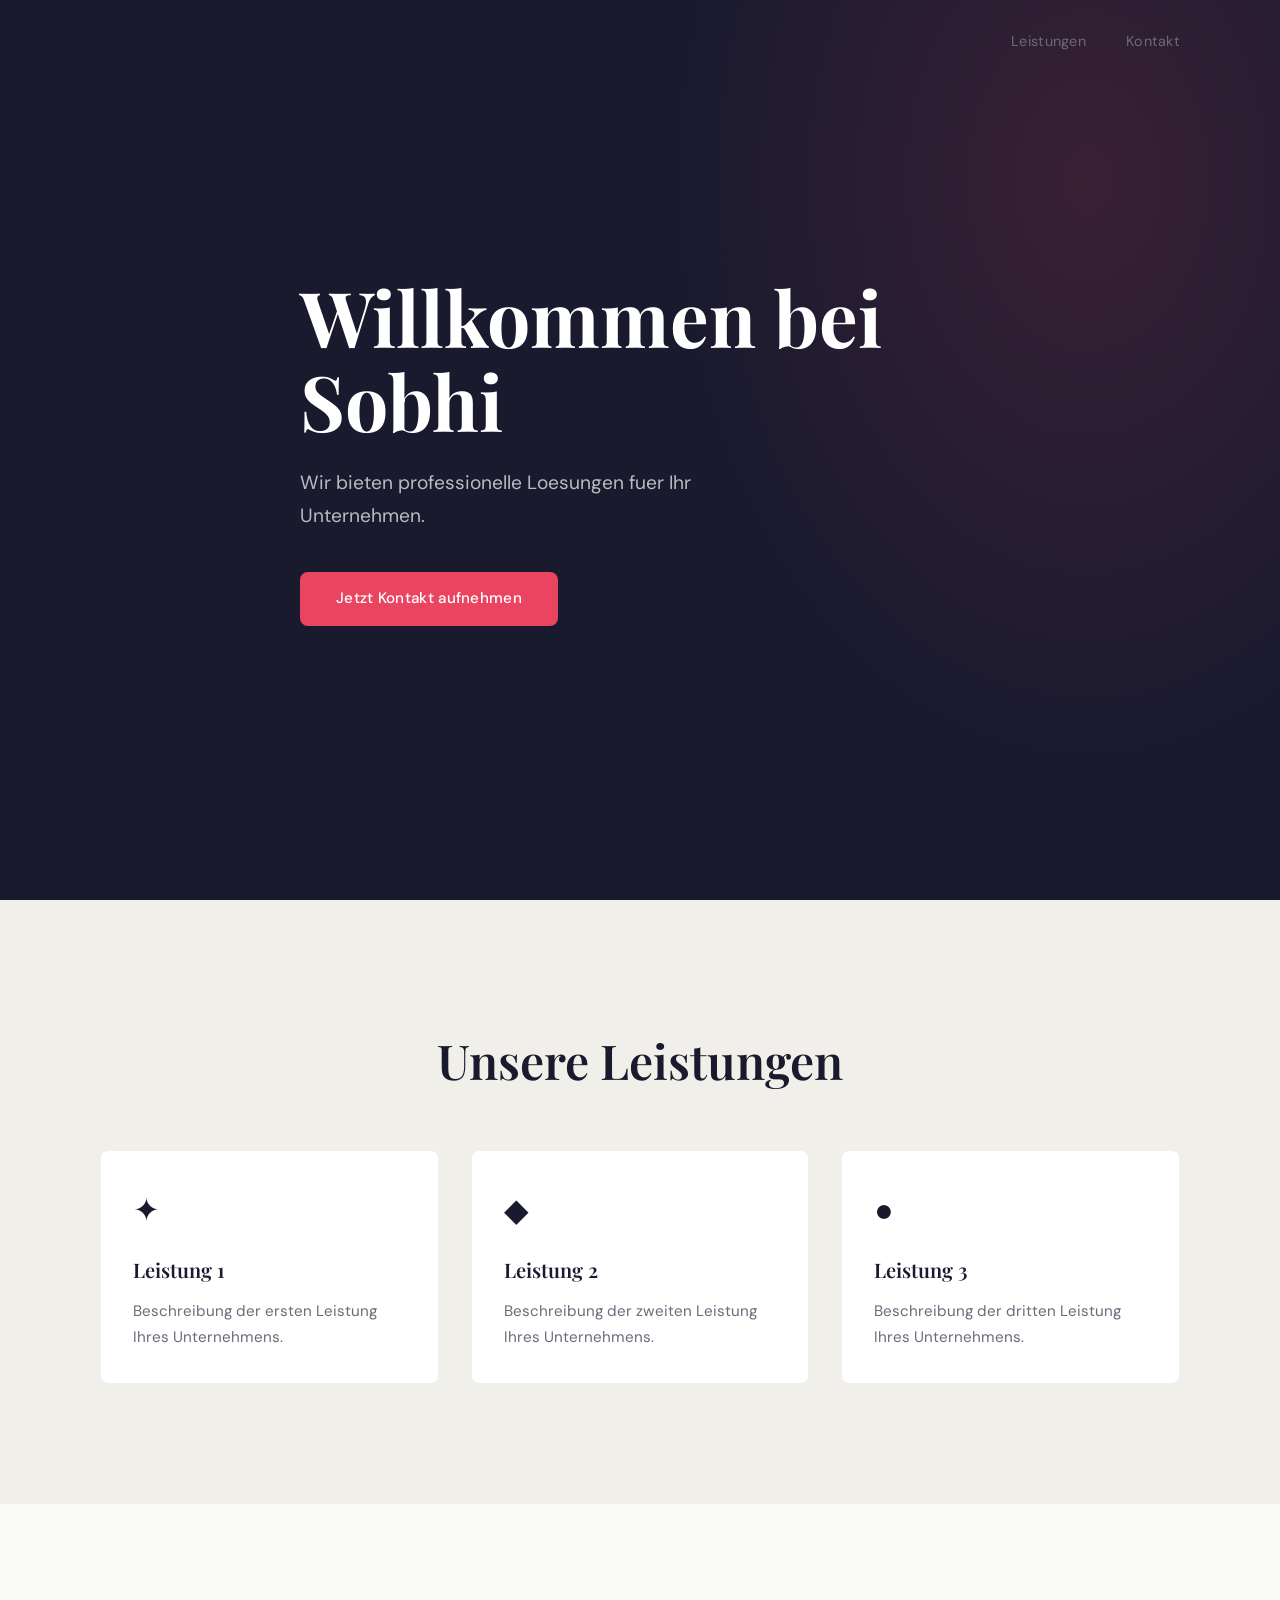
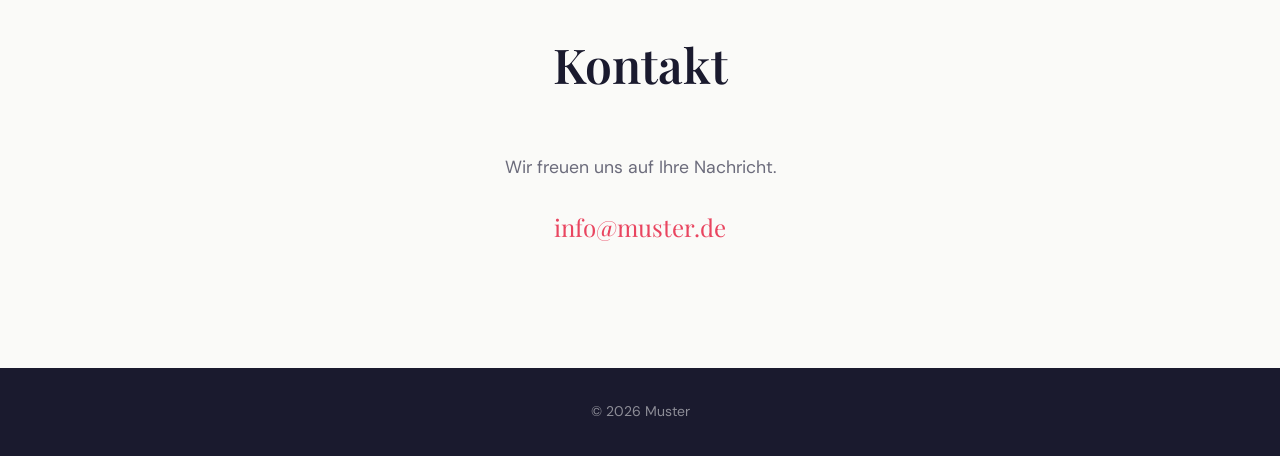
<file: index.html>
<!DOCTYPE html>
<html lang="de">
<head>
  <meta charset="UTF-8">
  <meta name="viewport" content="width=device-width, initial-scale=1.0">
  <title>Website</title>
  <meta name="description" content="">
  <link rel="preconnect" href="https://fonts.googleapis.com">
  <link href="https://fonts.googleapis.com/css2?family=Playfair+Display:wght@400;600;700&family=DM+Sans:wght@300;400;500&display=swap" rel="stylesheet">
  <link rel="stylesheet" href="css/style.css">
</head>
<body>
  <header class="header" id="header">
    <nav class="nav container">
      <div class="nav__logo" id="nav-logo"></div>
      <ul class="nav__links">
        <li><a href="#leistungen">Leistungen</a></li>
        <li><a href="#kontakt">Kontakt</a></li>
      </ul>
    </nav>
  </header>

  <main>
    <section class="hero">
      <div class="container">
        <div class="hero__content reveal">
          <h1 class="hero__title" id="hero-title"></h1>
          <p class="hero__subtitle" id="hero-subtitle"></p>
          <a href="#kontakt" class="btn btn--primary" id="hero-cta"></a>
        </div>
      </div>
    </section>

    <section class="leistungen" id="leistungen">
      <div class="container">
        <h2 class="section-title reveal" id="leistungen-title"></h2>
        <div class="grid grid--3" id="leistungen-grid"></div>
      </div>
    </section>

    <section class="kontakt" id="kontakt">
      <div class="container">
        <h2 class="section-title reveal" id="kontakt-title"></h2>
        <div class="kontakt__grid">
          <div class="kontakt__info reveal">
            <p id="kontakt-text"></p>
            <a id="kontakt-email" href="#" class="kontakt__email"></a>
          </div>
        </div>
      </div>
    </section>
  </main>

  <footer class="footer">
    <div class="container">
      <p>© <span id="year"></span> <span id="footer-title"></span></p>
    </div>
  </footer>

  <script src="js/main.js"></script>
</body>
</html>
</file>
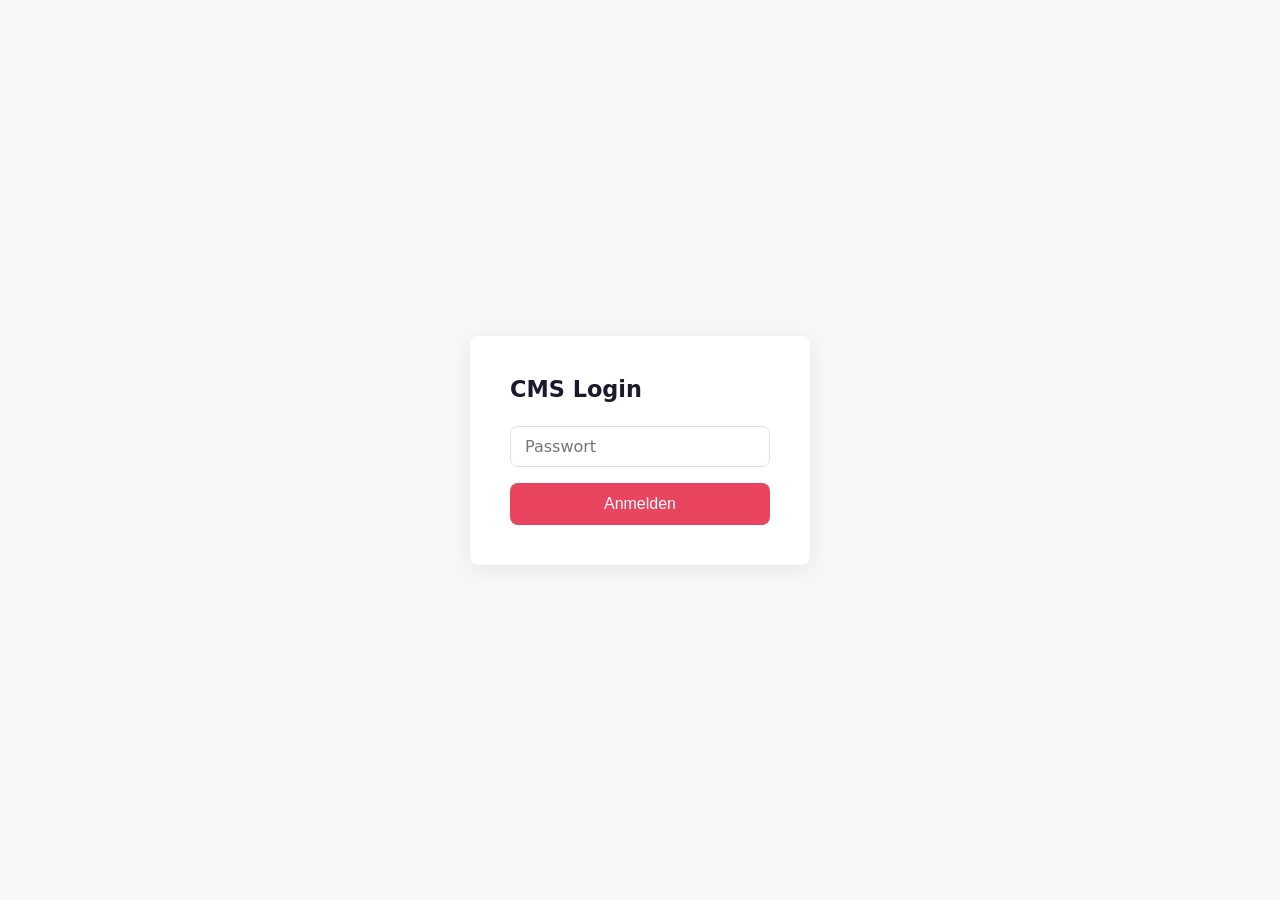
<file: admin/index.html>
<!DOCTYPE html>
<html lang="de">
<head>
  <meta charset="UTF-8">
  <meta name="viewport" content="width=device-width, initial-scale=1.0">
  <title>CMS</title>
  <style>
    :root { --accent: #e94560; --bg: #f8f8f6; --card: #ffffff; --text: #1a1a2e; --muted: #6b6b7b; --radius: 8px; }
    * { box-sizing: border-box; margin: 0; padding: 0; }
    body { font-family: system-ui, sans-serif; background: var(--bg); color: var(--text); }
    .login { min-height: 100vh; display: flex; align-items: center; justify-content: center; }
    .login__box { background: var(--card); padding: 2.5rem; border-radius: var(--radius); width: 340px; box-shadow: 0 4px 24px rgba(0,0,0,0.08); }
    .login__box h1 { font-size: 1.4rem; margin-bottom: 1.5rem; }
    input, textarea { width: 100%; padding: 10px 14px; border: 1px solid #e0e0e0; border-radius: var(--radius); font-size: 1rem; margin-bottom: 1rem; font-family: inherit; }
    textarea { resize: vertical; min-height: 80px; }
    button { width: 100%; padding: 12px; background: var(--accent); color: white; border: none; border-radius: var(--radius); font-size: 1rem; cursor: pointer; }
    button:hover { opacity: 0.9; }
    .cms { display: none; max-width: 860px; margin: 0 auto; padding: 2rem; }
    .cms__header { display: flex; justify-content: space-between; align-items: center; margin-bottom: 2rem; }
    .cms__header h1 { font-size: 1.5rem; }
    .save-btn { width: auto; padding: 12px 32px; }
    .section { background: var(--card); border-radius: var(--radius); padding: 1.5rem; margin-bottom: 1.5rem; }
    .section h2 { font-size: 0.8rem; font-weight: 600; color: var(--muted); text-transform: uppercase; letter-spacing: 0.05em; margin-bottom: 1rem; }
    label { display: block; font-size: 0.85rem; color: var(--muted); margin-bottom: 4px; margin-top: 12px; }
    .status { margin-top: 1rem; padding: 10px; border-radius: var(--radius); font-size: 0.9rem; display: none; }
    .status.ok { background: #d4edda; color: #155724; display: block; }
    .status.err { background: #f8d7da; color: #721c24; display: block; }
  </style>
</head>
<body>
  <div class="login" id="login">
    <div class="login__box">
      <h1>CMS Login</h1>
      <input type="password" id="pw" placeholder="Passwort" onkeydown="if(event.key==='Enter') auth()" />
      <button onclick="auth()">Anmelden</button>
    </div>
  </div>
  <div class="cms" id="cms">
    <div class="cms__header">
      <h1>Website verwalten</h1>
      <button class="save-btn" onclick="saveContent()">Speichern & Deployen</button>
    </div>
    <div id="editor"></div>
    <div class="status" id="status"></div>
  </div>
  <script>
    const CMS_PASSWORD = "admin123";
    let content = {};
    function auth() {
      if (document.getElementById("pw").value === CMS_PASSWORD) {
        document.getElementById("login").style.display = "none";
        document.getElementById("cms").style.display = "block";
        loadContent();
      } else { alert("Falsches Passwort"); }
    }
    async function loadContent() {
      const res = await fetch("/content.json");
      content = await res.json();
      renderEditor();
    }
    function renderEditor() {
      document.getElementById("editor").innerHTML = `
        <div class="section"><h2>Website-Grunddaten</h2>
          <label>Titel</label><input id="site.title" value="${content.site.title}" />
          <label>Beschreibung</label><input id="site.description" value="${content.site.description}" />
        </div>
        <div class="section"><h2>Hero</h2>
          <label>Ueberschrift</label><input id="hero.title" value="${content.hero.title}" />
          <label>Untertext</label><textarea id="hero.subtitle">${content.hero.subtitle}</textarea>
          <label>Button-Text</label><input id="hero.cta" value="${content.hero.cta}" />
        </div>
        <div class="section"><h2>Kontakt</h2>
          <label>Ueberschrift</label><input id="kontakt.title" value="${content.kontakt.title}" />
          <label>Text</label><textarea id="kontakt.text">${content.kontakt.text}</textarea>
          <label>E-Mail</label><input id="kontakt.email" value="${content.kontakt.email}" />
        </div>`;
    }
    async function saveContent() {
      content.site.title = document.getElementById("site.title").value;
      content.site.description = document.getElementById("site.description").value;
      content.hero.title = document.getElementById("hero.title").value;
      content.hero.subtitle = document.getElementById("hero.subtitle").value;
      content.hero.cta = document.getElementById("hero.cta").value;
      content.kontakt.title = document.getElementById("kontakt.title").value;
      content.kontakt.text = document.getElementById("kontakt.text").value;
      content.kontakt.email = document.getElementById("kontakt.email").value;
      const status = document.getElementById("status");
      try {
        const res = await fetch("/api/save", { method: "POST", headers: { "Content-Type": "application/json" }, body: JSON.stringify({ content }) });
        if (res.ok) { status.className = "status ok"; status.textContent = "Gespeichert! Vercel deployed automatisch."; }
        else { throw new Error(await res.text()); }
      } catch(e) { status.className = "status err"; status.textContent = "Fehler: " + e.message; }
    }
  </script>
</body>
</html>
</file>
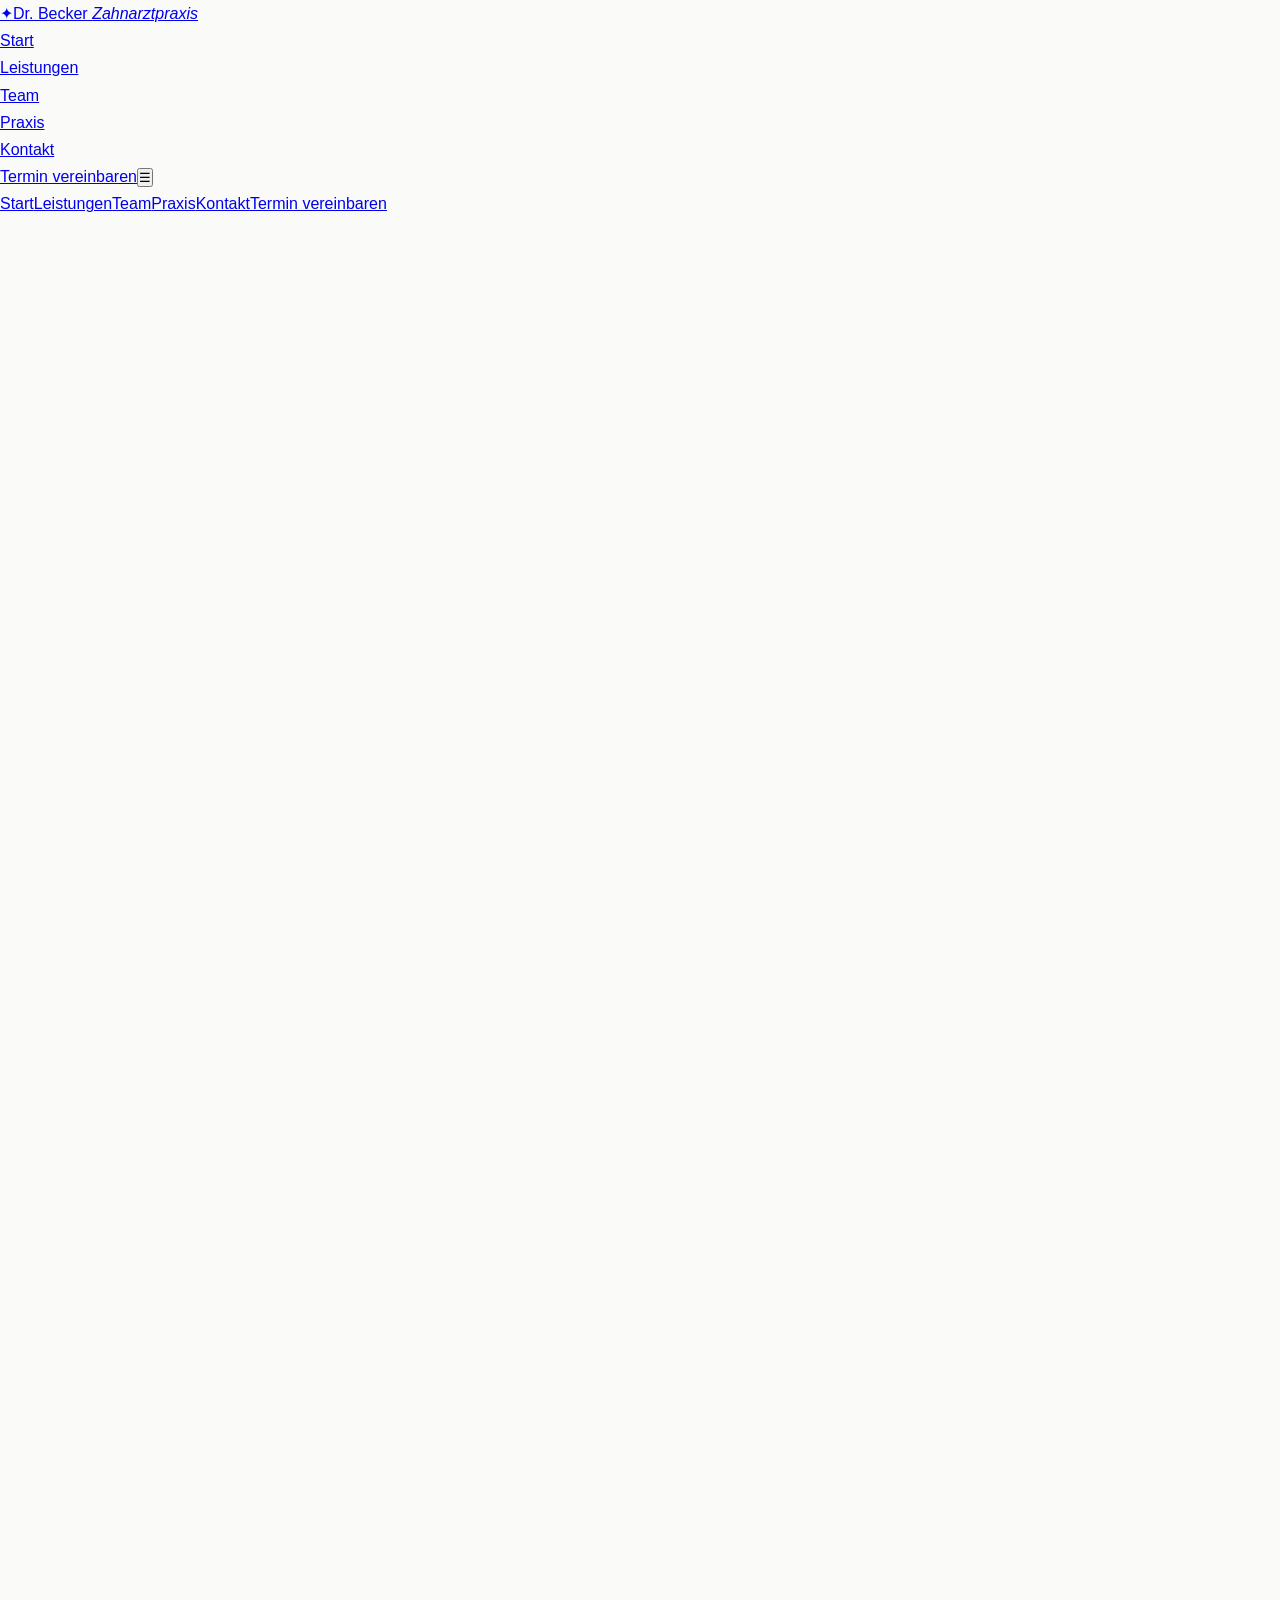
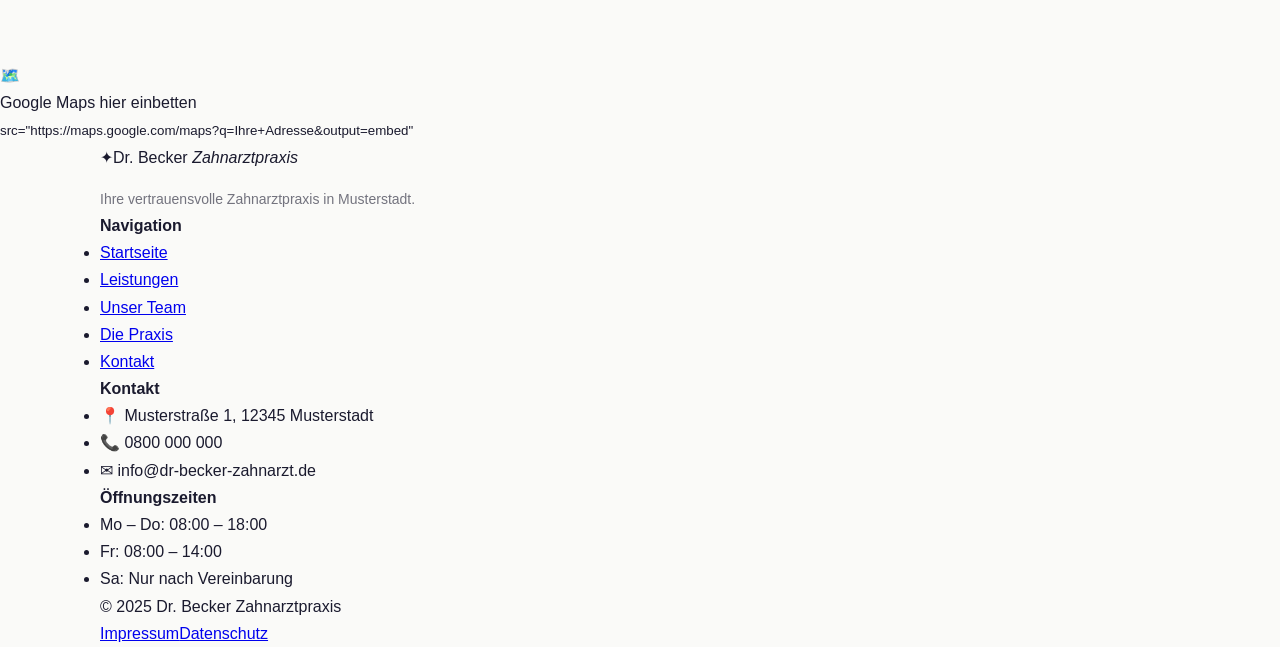
<file: kontakt.html>
<!DOCTYPE html>
<html lang="de">
<head>
  <meta charset="UTF-8"/><meta name="viewport" content="width=device-width, initial-scale=1.0"/>
  <title>Kontakt – Dr. Becker Zahnarztpraxis</title>
  <link rel="preconnect" href="https://fonts.googleapis.com">
  <link href="https://fonts.googleapis.com/css2?family=Playfair+Display:ital,wght@0,400;0,600;1,400&family=Lato:wght@300;400;700&display=swap" rel="stylesheet">
  <link rel="stylesheet" href="css/style.css">
</head>
<body>
  <nav id="navbar"><div class="nav-inner"><a href="index.html" class="logo"><span class="logo-icon">✦</span><span>Dr. Becker <em>Zahnarztpraxis</em></span></a><ul class="nav-links"><li><a href="index.html">Start</a></li><li><a href="leistungen.html">Leistungen</a></li><li><a href="team.html">Team</a></li><li><a href="praxis.html">Praxis</a></li><li><a href="kontakt.html" class="active">Kontakt</a></li></ul><a href="kontakt.html" class="btn-nav">Termin vereinbaren</a><button class="burger" onclick="toggleMenu()">☰</button></div></nav>
  <div class="mobile-menu" id="mobileMenu"><a href="index.html">Start</a><a href="leistungen.html">Leistungen</a><a href="team.html">Team</a><a href="praxis.html">Praxis</a><a href="kontakt.html">Kontakt</a><a href="kontakt.html" class="btn-mobile">Termin vereinbaren</a></div>

  <section class="page-hero">
    <div class="container">
      <p class="section-label reveal">Wir freuen uns auf Sie</p>
      <h1 class="reveal" style="animation-delay:.1s">Kontakt & <em>Termin</em></h1>
      <p class="page-hero-sub reveal" style="animation-delay:.2s">Rufen Sie uns an, schreiben Sie uns oder nutzen Sie das Formular. Wir melden uns innerhalb eines Werktages bei Ihnen.</p>
    </div>
  </section>

  <section style="padding:80px 0;background:var(--light)">
    <div class="container">
      <div class="kontakt-grid">

        <div class="kontakt-info reveal">
          <h2 style="font-family:var(--serif);font-size:32px;font-weight:400;margin-bottom:32px">So erreichen <em>Sie uns</em></h2>
          <div class="kontakt-item"><div class="kontakt-icon">📍</div><div><strong>Adresse</strong><p>Musterstraße 1<br>12345 Musterstadt</p></div></div>
          <div class="kontakt-item"><div class="kontakt-icon">📞</div><div><strong>Telefon</strong><p><a href="tel:+4900000000">0800 000 000</a></p></div></div>
          <div class="kontakt-item"><div class="kontakt-icon">✉</div><div><strong>E-Mail</strong><p><a href="mailto:info@dr-becker-zahnarzt.de">info@dr-becker-zahnarzt.de</a></p></div></div>
          <div class="kontakt-item"><div class="kontakt-icon">🕐</div><div><strong>Öffnungszeiten</strong><p>Mo – Do: 08:00 – 18:00 Uhr<br>Fr: 08:00 – 14:00 Uhr<br>Sa: Nur nach Vereinbarung</p></div></div>
          <div class="kontakt-item"><div class="kontakt-icon">🅿️</div><div><strong>Anfahrt</strong><p>Kostenlose Parkplätze direkt vor der Praxis. Bushaltestelle „Marktplatz" (Linie 3, 5 Min. Fußweg).</p></div></div>
        </div>

        <div class="kontakt-form-wrap reveal" style="animation-delay:.15s">
          <h2 style="font-family:var(--serif);font-size:32px;font-weight:400;margin-bottom:8px">Terminanfrage <em>online</em></h2>
          <p style="font-size:14px;opacity:.6;margin-bottom:32px">Wir melden uns innerhalb von 24 Stunden bei Ihnen zurück.</p>
          <form class="kontakt-form" action="https://formspree.io/f/IHRE-FORM-ID" method="POST">
            <div class="form-row">
              <div class="form-group"><label>Vorname *</label><input type="text" name="vorname" required placeholder="Max"/></div>
              <div class="form-group"><label>Nachname *</label><input type="text" name="nachname" required placeholder="Mustermann"/></div>
            </div>
            <div class="form-row">
              <div class="form-group"><label>Telefon *</label><input type="tel" name="telefon" required placeholder="0800 000 000"/></div>
              <div class="form-group"><label>E-Mail</label><input type="email" name="email" placeholder="max@beispiel.de"/></div>
            </div>
            <div class="form-group full">
              <label>Anliegen *</label>
              <select name="anliegen" required>
                <option value="">Bitte wählen...</option>
                <option>Allgemeine Untersuchung</option>
                <option>Professionelle Zahnreinigung</option>
                <option>Beratungsgespräch Implantate</option>
                <option>Beratungsgespräch Ästhetik</option>
                <option>Kinderzahnheilkunde</option>
                <option>Kieferorthopädie / Invisalign</option>
                <option>Notfall / Schmerzen</option>
                <option>Sonstiges</option>
              </select>
            </div>
            <div class="form-group full"><label>Nachricht</label><textarea name="nachricht" rows="4" placeholder="Haben Sie besondere Wünsche oder Fragen?"></textarea></div>
            <div class="form-group full" style="display:flex;align-items:flex-start;gap:10px">
              <input type="checkbox" required id="dsgvo" style="margin-top:3px;accent-color:var(--blue)"/>
              <label for="dsgvo" style="font-size:13px;opacity:.7;cursor:pointer">Ich stimme der Verarbeitung meiner Daten gemäß der <a href="#" style="color:var(--blue)">Datenschutzerklärung</a> zu. *</label>
            </div>
            <button type="submit" class="btn-primary" style="width:100%;justify-content:center">Terminanfrage senden →</button>
          </form>
        </div>

      </div>
    </div>
  </section>

  <section style="padding:0;background:var(--cream)">
    <div class="map-placeholder">
      <div class="map-overlay"><span>🗺️</span><p>Google Maps hier einbetten</p><small>src="https://maps.google.com/maps?q=Ihre+Adresse&output=embed"</small></div>
    </div>
  </section>

  <footer><div class="container"><div class="footer-grid"><div class="footer-col"><div class="logo" style="margin-bottom:16px"><span class="logo-icon">✦</span><span>Dr. Becker <em>Zahnarztpraxis</em></span></div><p style="font-size:14px;opacity:.6;line-height:1.8">Ihre vertrauensvolle Zahnarztpraxis in Musterstadt.</p></div><div class="footer-col"><h4>Navigation</h4><ul><li><a href="index.html">Startseite</a></li><li><a href="leistungen.html">Leistungen</a></li><li><a href="team.html">Unser Team</a></li><li><a href="praxis.html">Die Praxis</a></li><li><a href="kontakt.html">Kontakt</a></li></ul></div><div class="footer-col"><h4>Kontakt</h4><ul><li>📍 Musterstraße 1, 12345 Musterstadt</li><li>📞 0800 000 000</li><li>✉ info@dr-becker-zahnarzt.de</li></ul></div><div class="footer-col"><h4>Öffnungszeiten</h4><ul><li>Mo – Do: 08:00 – 18:00</li><li>Fr: 08:00 – 14:00</li><li>Sa: Nur nach Vereinbarung</li></ul></div></div><div class="footer-bottom"><span>© 2025 Dr. Becker Zahnarztpraxis</span><div><a href="#">Impressum</a><a href="#">Datenschutz</a></div></div></div></footer>
  <script src="js/main.js"></script>
</body>
</html>
</file>
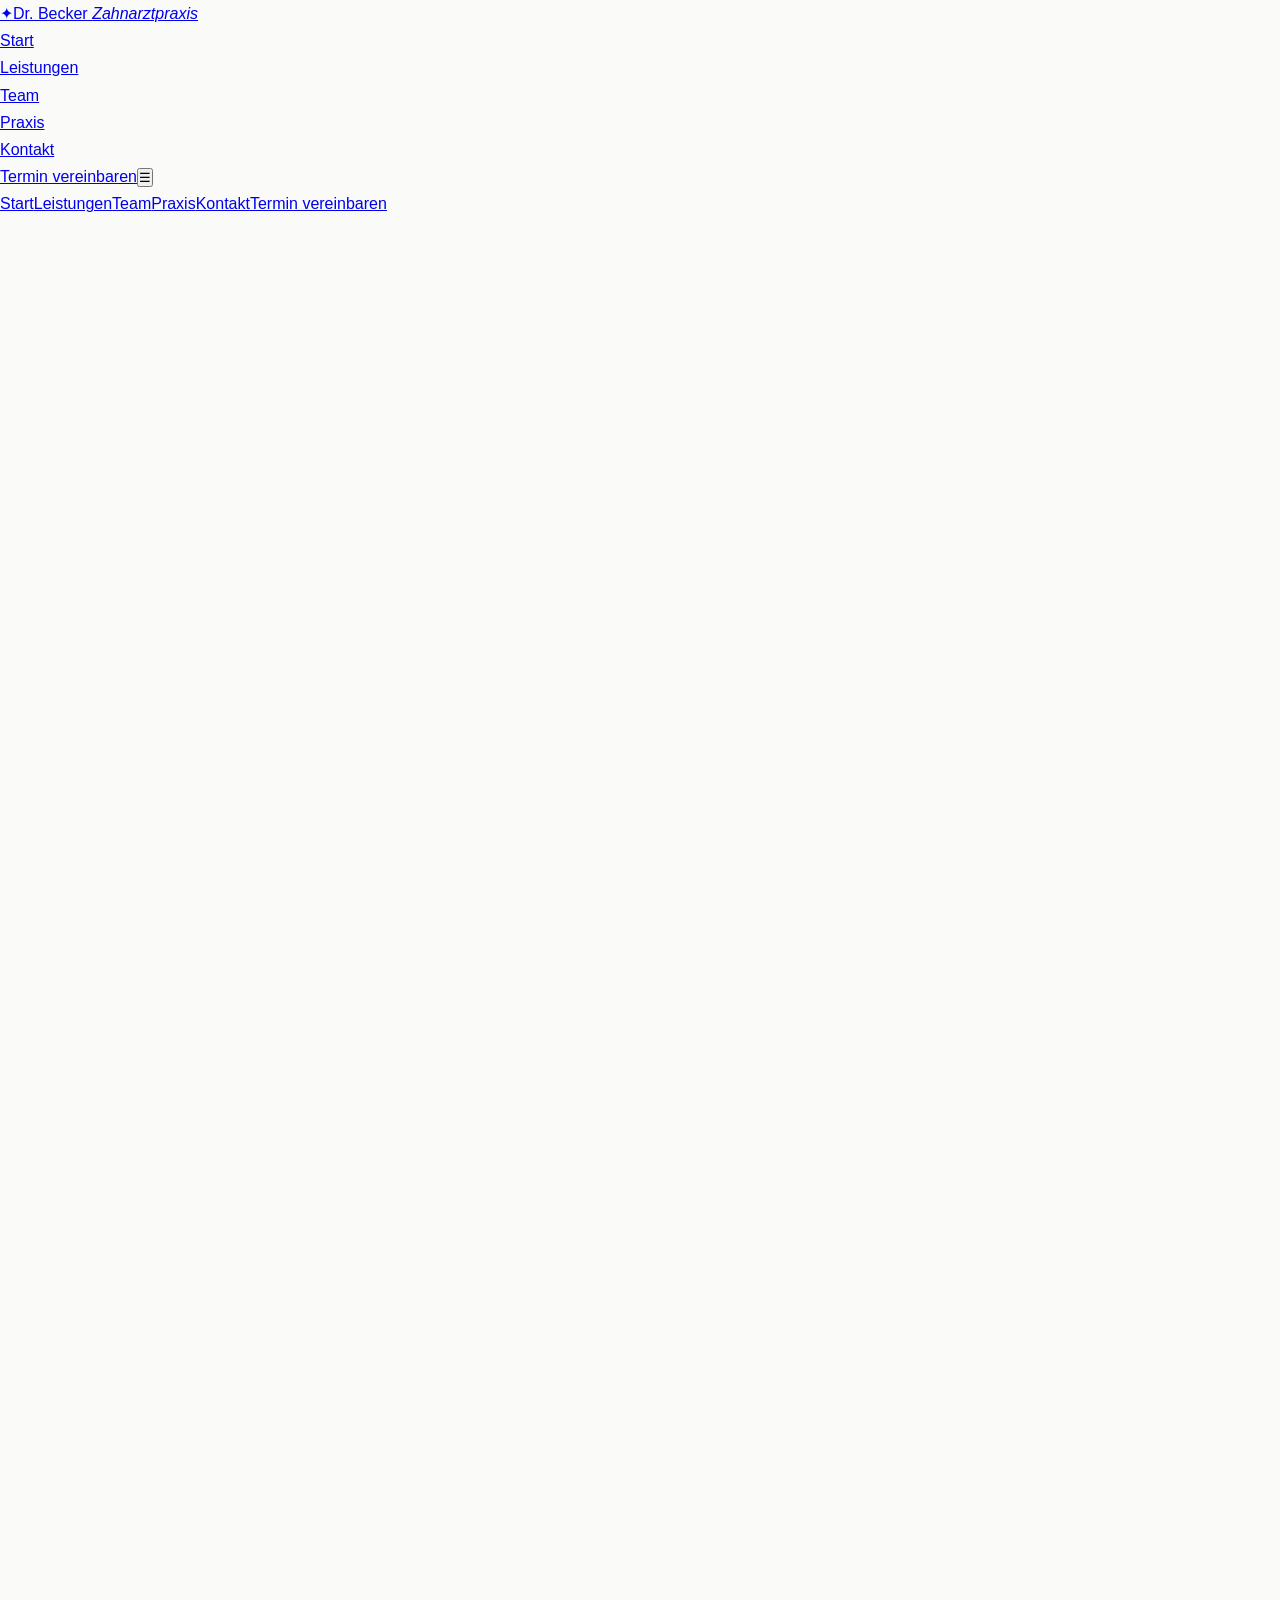
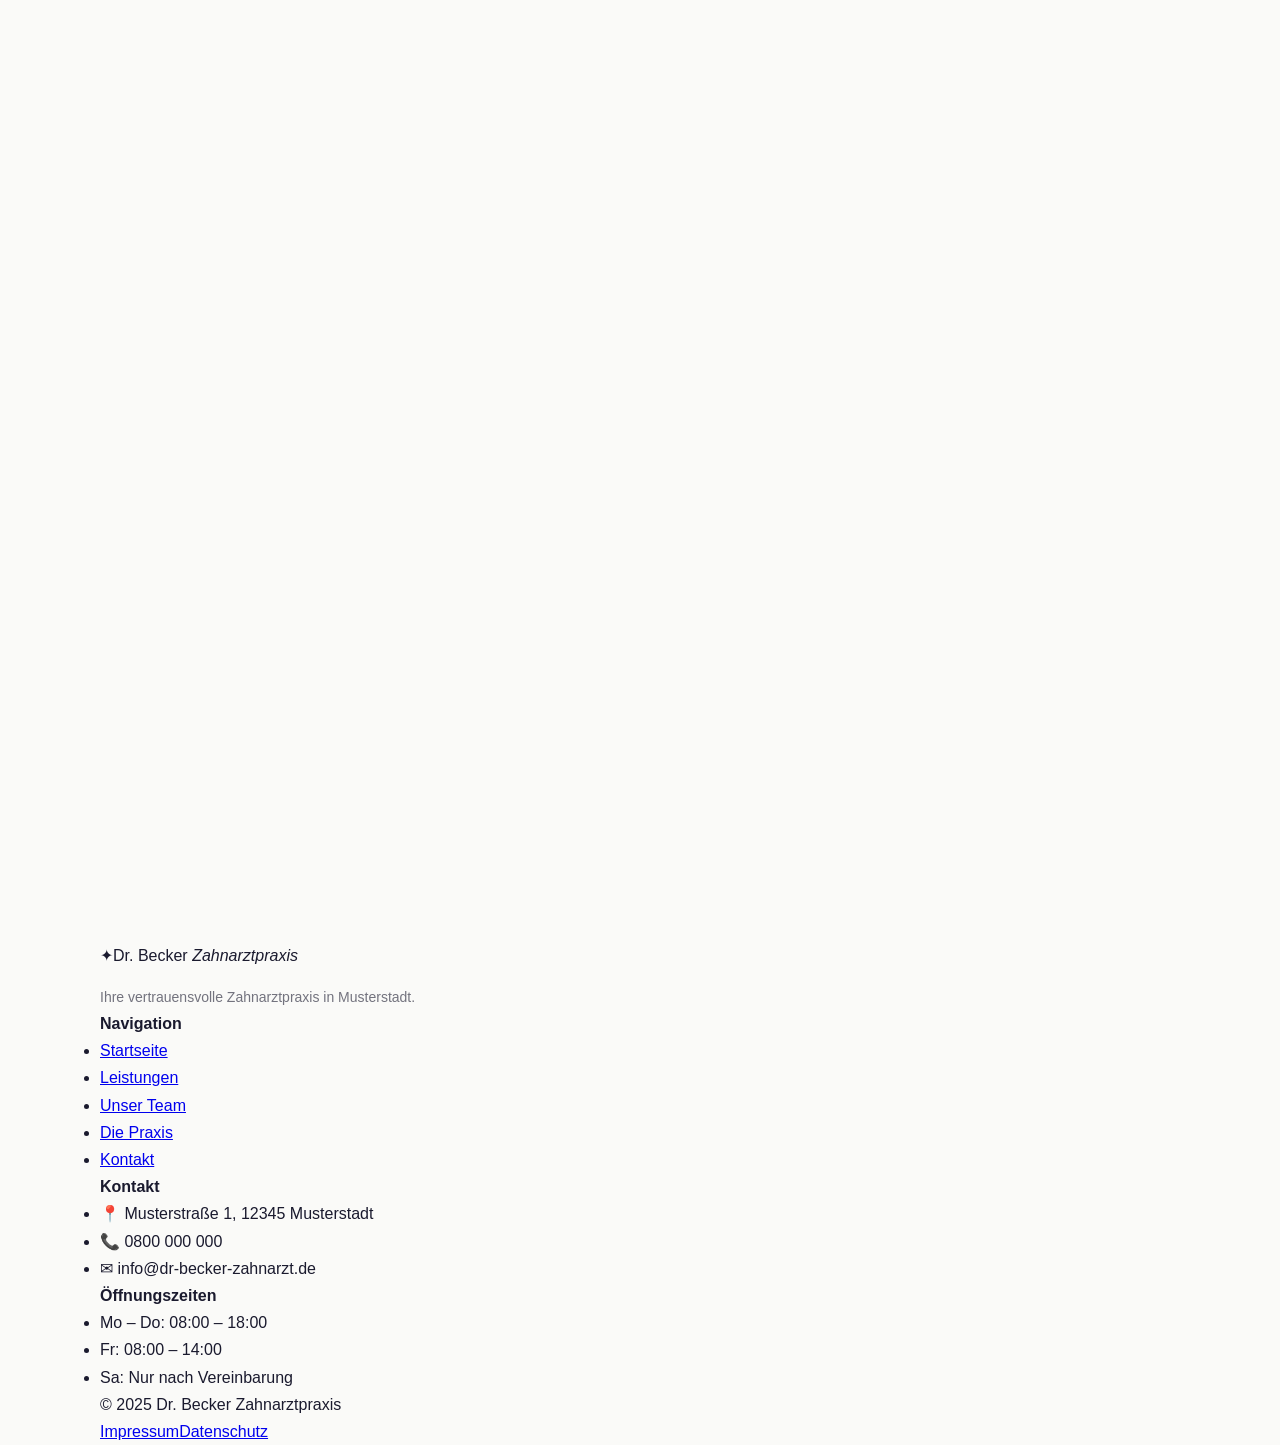
<file: leistungen.html>
<!DOCTYPE html>
<html lang="de">
<head>
  <meta charset="UTF-8"/><meta name="viewport" content="width=device-width, initial-scale=1.0"/>
  <title>Leistungen – Dr. Becker Zahnarztpraxis</title>
  <link rel="preconnect" href="https://fonts.googleapis.com">
  <link href="https://fonts.googleapis.com/css2?family=Playfair+Display:ital,wght@0,400;0,600;1,400&family=Lato:wght@300;400;700&display=swap" rel="stylesheet">
  <link rel="stylesheet" href="css/style.css">
</head>
<body>
  <nav id="navbar"><div class="nav-inner"><a href="index.html" class="logo"><span class="logo-icon">✦</span><span>Dr. Becker <em>Zahnarztpraxis</em></span></a><ul class="nav-links"><li><a href="index.html">Start</a></li><li><a href="leistungen.html" class="active">Leistungen</a></li><li><a href="team.html">Team</a></li><li><a href="praxis.html">Praxis</a></li><li><a href="kontakt.html">Kontakt</a></li></ul><a href="kontakt.html" class="btn-nav">Termin vereinbaren</a><button class="burger" onclick="toggleMenu()">☰</button></div></nav>
  <div class="mobile-menu" id="mobileMenu"><a href="index.html">Start</a><a href="leistungen.html">Leistungen</a><a href="team.html">Team</a><a href="praxis.html">Praxis</a><a href="kontakt.html">Kontakt</a><a href="kontakt.html" class="btn-mobile">Termin vereinbaren</a></div>

  <section class="page-hero">
    <div class="container">
      <p class="section-label reveal">Was wir für Sie tun</p>
      <h1 class="reveal" style="animation-delay:.1s">Unsere <em>Leistungen</em></h1>
      <p class="page-hero-sub reveal" style="animation-delay:.2s">Von der Vorsorge bis zur Implantologie – wir bieten das gesamte Spektrum moderner Zahnmedizin unter einem Dach.</p>
    </div>
  </section>

  <section class="leistungen-detail">
    <div class="container">

      <div class="leistung-block reveal">
        <div class="leistung-icon-wrap">🦷</div>
        <div class="leistung-content">
          <h2>Prophylaxe & Vorsorge</h2>
          <p>Regelmäßige Vorsorge ist die beste Investition in Ihre Zahngesundheit. Unsere professionelle Zahnreinigung (PZR) entfernt schonend Zahnbelag und Verfärbungen, die mit normaler Zahnbürste nicht erreichbar sind.</p>
          <ul class="leistung-list">
            <li>Professionelle Zahnreinigung (PZR)</li>
            <li>Kariesrisikoanalyse</li>
            <li>Individualprophylaxe für Kinder & Jugendliche</li>
            <li>Ernährungs- und Pflegeberatung</li>
            <li>Fluoridierung & Versiegelung</li>
          </ul>
        </div>
      </div>

      <div class="leistung-block reveal">
        <div class="leistung-icon-wrap">✨</div>
        <div class="leistung-content">
          <h2>Ästhetische Zahnheilkunde</h2>
          <p>Ein schönes Lächeln stärkt das Selbstbewusstsein. Wir bieten moderne ästhetische Behandlungen, die natürlich aussehen und sich natürlich anfühlen.</p>
          <ul class="leistung-list">
            <li>Professionelles Bleaching (in der Praxis & zu Hause)</li>
            <li>Veneers aus Keramik</li>
            <li>Vollkeramische Kronen & Brücken</li>
            <li>Composite Bonding</li>
            <li>Smile Design – digitale Planung</li>
          </ul>
        </div>
      </div>

      <div class="leistung-block reveal">
        <div class="leistung-icon-wrap">🔬</div>
        <div class="leistung-content">
          <h2>Implantologie</h2>
          <p>Zahnimplantate sind die modernste und komfortabelste Lösung für fehlende Zähne. Sie sehen aus wie echte Zähne, fühlen sich so an und halten – bei guter Pflege – ein Leben lang.</p>
          <ul class="leistung-list">
            <li>Einzelimplantate & Brücken auf Implantaten</li>
            <li>Implantatgetragener Zahnersatz</li>
            <li>Sofortimplantation & Sofortbelastung</li>
            <li>Knochenaufbau (Augmentation)</li>
            <li>Digitale Planung mit 3D-Röntgen</li>
          </ul>
        </div>
      </div>

      <div class="leistung-block reveal">
        <div class="leistung-icon-wrap">😬</div>
        <div class="leistung-content">
          <h2>Kieferorthopädie</h2>
          <p>Gerade Zähne – auch im Erwachsenenalter. Mit modernen Alignern wie Invisalign korrigieren wir Zahnfehlstellungen fast unsichtbar und komfortabel.</p>
          <ul class="leistung-list">
            <li>Invisalign® – unsichtbare Zahnspangen</li>
            <li>Festsitzende Spangen für Kinder & Jugendliche</li>
            <li>Retainer nach der Behandlung</li>
            <li>Lückenschluss & Engstandkorrektur</li>
          </ul>
        </div>
      </div>

      <div class="leistung-block reveal">
        <div class="leistung-icon-wrap">👶</div>
        <div class="leistung-content">
          <h2>Kinderzahnheilkunde</h2>
          <p>Wir machen den ersten Zahnarztbesuch zu einem positiven Erlebnis. Unsere kinderfreundliche Atmosphäre und geduldige Behandlung legen den Grundstein für eine gesunde Mundgesundheit durchs Leben.</p>
          <ul class="leistung-list">
            <li>Vorsorgeuntersuchungen ab dem 1. Zahn</li>
            <li>Fissurenversiegelung</li>
            <li>Kindgerechte Prophylaxe</li>
            <li>Behandlung unter Lachgas möglich</li>
          </ul>
        </div>
      </div>

      <div class="leistung-block reveal">
        <div class="leistung-icon-wrap">💊</div>
        <div class="leistung-content">
          <h2>Angstpatienten & Lachgas</h2>
          <p>Zahnarztangst ist weit verbreitet – und bei uns kein Problem. Wir nehmen uns extra Zeit, erklären jeden Schritt und bieten auf Wunsch Lachgassedierung für eine entspannte Behandlung.</p>
          <ul class="leistung-list">
            <li>Einfühlsame, geduldige Behandlung</li>
            <li>Lachgassedierung (N₂O)</li>
            <li>Behandlungspausen nach Absprache</li>
            <li>Vorabgespräch kostenlos</li>
          </ul>
        </div>
      </div>

    </div>
  </section>

  <section class="cta-band">
    <div class="container"><div class="cta-inner reveal"><div><h2>Fragen zu unseren <em>Leistungen?</em></h2><p>Wir beraten Sie gerne persönlich – kostenlos und unverbindlich.</p></div><div class="cta-actions"><a href="kontakt.html" class="btn-primary-light">Beratungstermin anfragen</a><a href="tel:+4900000000" class="btn-phone">📞 0800 000 000</a></div></div></div>
  </section>

  <footer><div class="container"><div class="footer-grid"><div class="footer-col"><div class="logo" style="margin-bottom:16px"><span class="logo-icon">✦</span><span>Dr. Becker <em>Zahnarztpraxis</em></span></div><p style="font-size:14px;opacity:.6;line-height:1.8">Ihre vertrauensvolle Zahnarztpraxis in Musterstadt.</p></div><div class="footer-col"><h4>Navigation</h4><ul><li><a href="index.html">Startseite</a></li><li><a href="leistungen.html">Leistungen</a></li><li><a href="team.html">Unser Team</a></li><li><a href="praxis.html">Die Praxis</a></li><li><a href="kontakt.html">Kontakt</a></li></ul></div><div class="footer-col"><h4>Kontakt</h4><ul><li>📍 Musterstraße 1, 12345 Musterstadt</li><li>📞 0800 000 000</li><li>✉ info@dr-becker-zahnarzt.de</li></ul></div><div class="footer-col"><h4>Öffnungszeiten</h4><ul><li>Mo – Do: 08:00 – 18:00</li><li>Fr: 08:00 – 14:00</li><li>Sa: Nur nach Vereinbarung</li></ul></div></div><div class="footer-bottom"><span>© 2025 Dr. Becker Zahnarztpraxis</span><div><a href="#">Impressum</a><a href="#">Datenschutz</a></div></div></div></footer>
  <script src="js/main.js"></script>
</body>
</html>
</file>
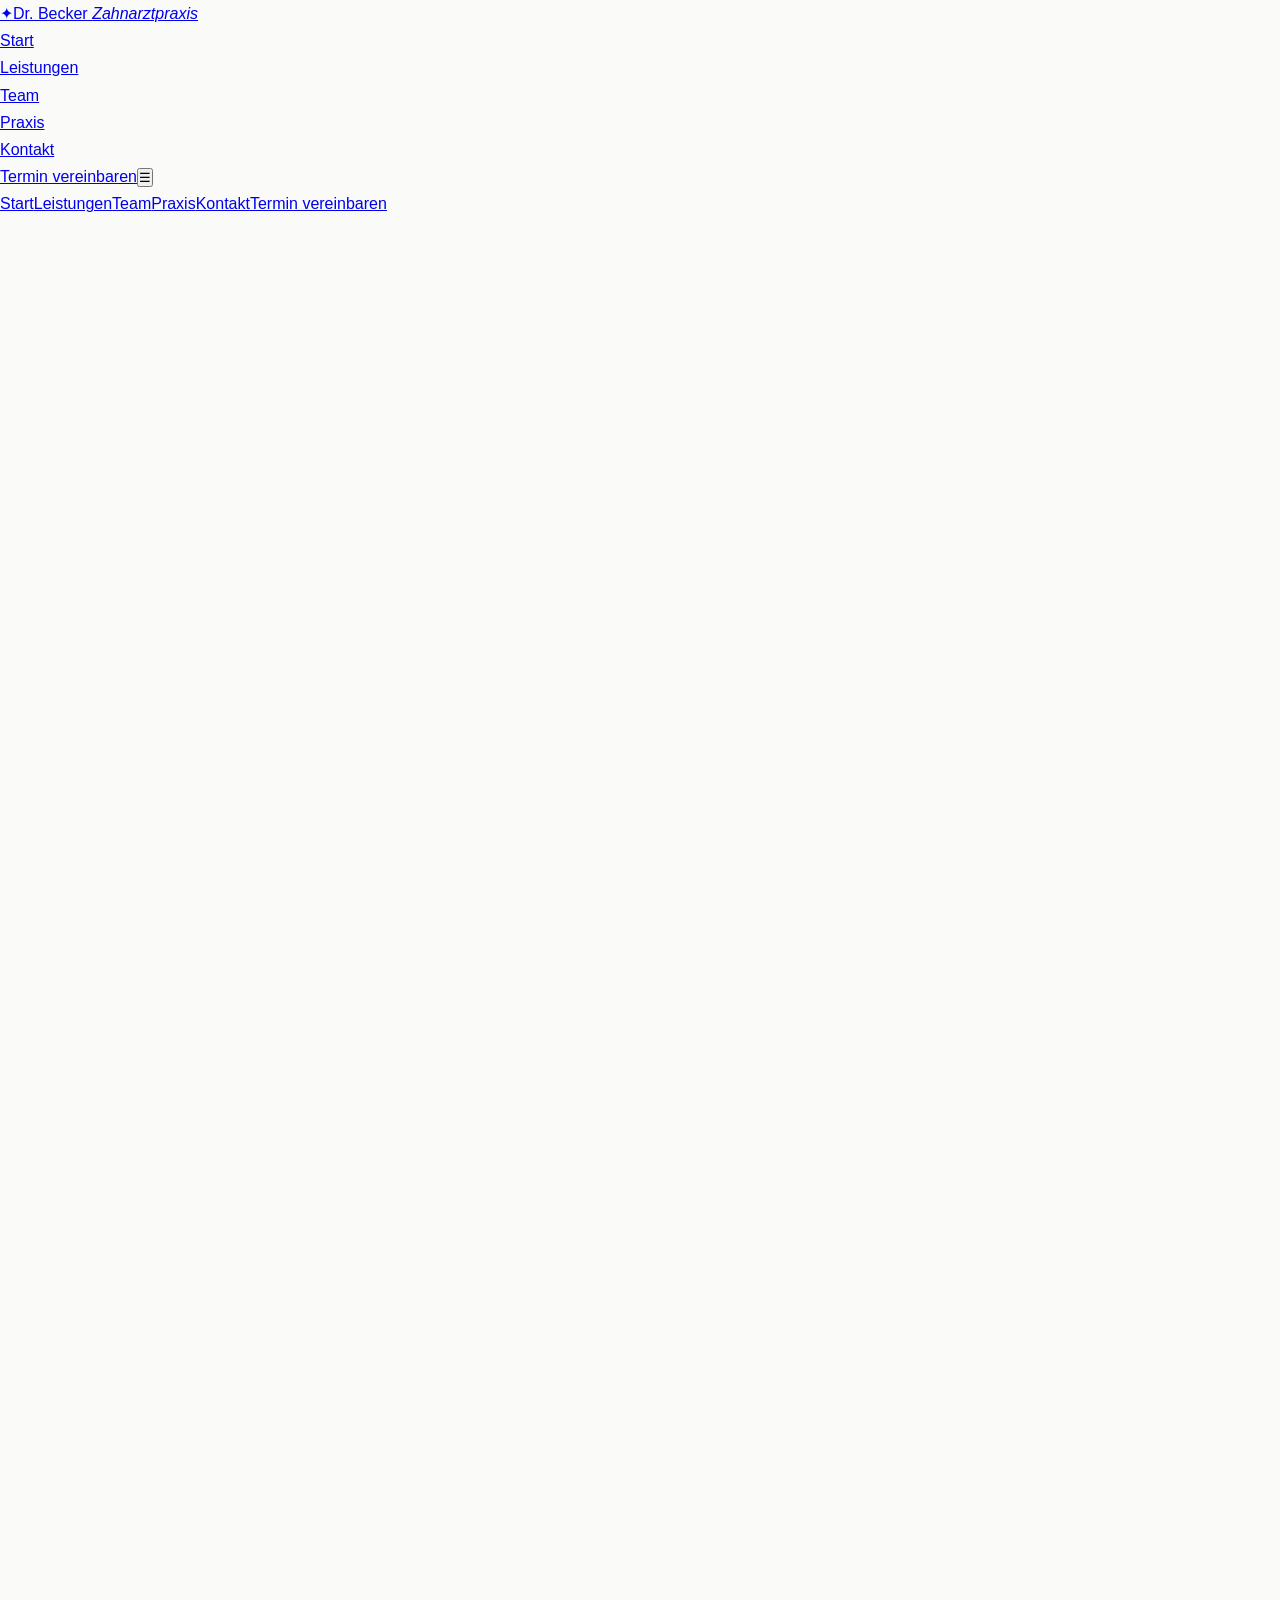
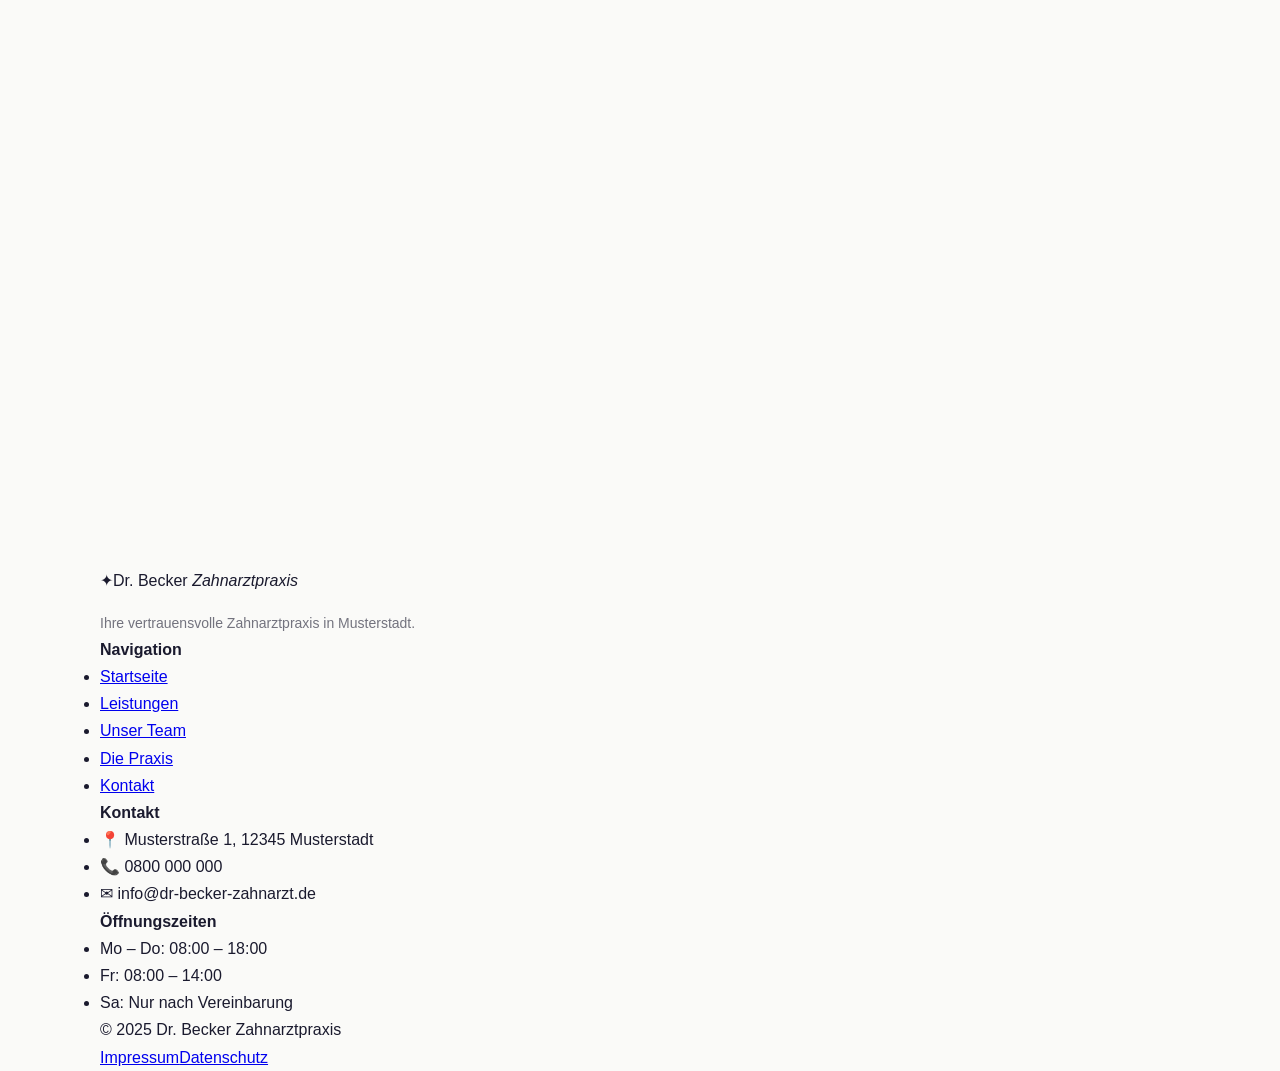
<file: praxis.html>
<!DOCTYPE html>
<html lang="de">
<head>
  <meta charset="UTF-8"/><meta name="viewport" content="width=device-width, initial-scale=1.0"/>
  <title>Die Praxis – Dr. Becker Zahnarztpraxis</title>
  <link rel="preconnect" href="https://fonts.googleapis.com">
  <link href="https://fonts.googleapis.com/css2?family=Playfair+Display:ital,wght@0,400;0,600;1,400&family=Lato:wght@300;400;700&display=swap" rel="stylesheet">
  <link rel="stylesheet" href="css/style.css">
</head>
<body>
  <nav id="navbar"><div class="nav-inner"><a href="index.html" class="logo"><span class="logo-icon">✦</span><span>Dr. Becker <em>Zahnarztpraxis</em></span></a><ul class="nav-links"><li><a href="index.html">Start</a></li><li><a href="leistungen.html">Leistungen</a></li><li><a href="team.html">Team</a></li><li><a href="praxis.html" class="active">Praxis</a></li><li><a href="kontakt.html">Kontakt</a></li></ul><a href="kontakt.html" class="btn-nav">Termin vereinbaren</a><button class="burger" onclick="toggleMenu()">☰</button></div></nav>
  <div class="mobile-menu" id="mobileMenu"><a href="index.html">Start</a><a href="leistungen.html">Leistungen</a><a href="team.html">Team</a><a href="praxis.html">Praxis</a><a href="kontakt.html">Kontakt</a><a href="kontakt.html" class="btn-mobile">Termin vereinbaren</a></div>

  <section class="page-hero">
    <div class="container">
      <p class="section-label reveal">Wo Sie sich wohlfühlen</p>
      <h1 class="reveal" style="animation-delay:.1s">Die <em>Praxis</em></h1>
      <p class="page-hero-sub reveal" style="animation-delay:.2s">Modern eingerichtet, technisch auf dem neuesten Stand – und trotzdem warm und einladend. Willkommen bei Dr. Becker.</p>
    </div>
  </section>

  <section style="padding:80px 0;background:var(--light)">
    <div class="container">
      <div class="praxis-grid">
        <div class="praxis-text reveal">
          <p class="section-label">Unsere Philosophie</p>
          <h2>Modernste Technik.<br><em>Menschliche Wärme.</em></h2>
          <p style="font-size:15px;line-height:1.9;opacity:.7;margin:24px 0">Als wir 1999 die Praxis eröffneten, hatten wir eine klare Vision: eine Zahnarztpraxis, in der Patienten sich nicht nur gut versorgt, sondern wirklich willkommen fühlen. Diese Vision lebt bis heute.</p>
          <p style="font-size:15px;line-height:1.9;opacity:.7;margin:24px 0">Wir investieren kontinuierlich in modernste Geräte und Technologien – aber niemals auf Kosten der persönlichen Atmosphäre, die unsere Praxis ausmacht.</p>
        </div>
        <div class="praxis-features reveal" style="animation-delay:.15s">
          <div class="feature-item"><div class="feature-icon">🔬</div><div><h4>Digitales 3D-Röntgen</h4><p>Präzise Diagnostik bei minimaler Strahlenbelastung</p></div></div>
          <div class="feature-item"><div class="feature-icon">💻</div><div><h4>CAD/CAM-Technologie</h4><p>Keramikrestauration oft in einer Sitzung möglich</p></div></div>
          <div class="feature-item"><div class="feature-icon">🪑</div><div><h4>Komfortbehandlungsstühle</h4><p>Mit integrierter Massagefunktion für Entspannung</p></div></div>
          <div class="feature-item"><div class="feature-icon">😌</div><div><h4>Lachgasanlage</h4><p>Sanfte Sedierung für Angstpatienten</p></div></div>
          <div class="feature-item"><div class="feature-icon">♿</div><div><h4>Barrierefrei</h4><p>Vollständig rollstuhlgerecht und barrierefrei</p></div></div>
          <div class="feature-item"><div class="feature-icon">🅿️</div><div><h4>Kostenlose Parkplätze</h4><p>Direkt vor der Praxis, gut erreichbar</p></div></div>
        </div>
      </div>
    </div>
  </section>

  <section style="padding:80px 0;background:var(--cream)">
    <div class="container">
      <div class="section-head reveal"><p class="section-label">Galerie</p><h2>Einblick in <em>unsere Räume</em></h2></div>
      <div class="gallery-grid">
        <div class="gallery-item reveal" style="background:linear-gradient(135deg,#c8d8e8,#8fafc8);grid-column:span 2"><div class="gallery-label">Empfang & Wartezimmer</div></div>
        <div class="gallery-item reveal" style="background:linear-gradient(135deg,#d8e8d0,#8fb88a);animation-delay:.1s"><div class="gallery-label">Behandlungsraum 1</div></div>
        <div class="gallery-item reveal" style="background:linear-gradient(135deg,#e8dcc8,#c8a870);animation-delay:.2s"><div class="gallery-label">Behandlungsraum 2</div></div>
        <div class="gallery-item reveal" style="background:linear-gradient(135deg,#e8c8d8,#c870a0);animation-delay:.3s"><div class="gallery-label">Röntgenraum</div></div>
        <div class="gallery-item reveal" style="background:linear-gradient(135deg,#d0c8e8,#9070c8);animation-delay:.4s;grid-column:span 2"><div class="gallery-label">Kinderzimmer</div></div>
      </div>
    </div>
  </section>

  <section class="cta-band"><div class="container"><div class="cta-inner reveal"><div><h2>Überzeugen Sie sich <em>selbst</em></h2><p>Vereinbaren Sie einen Termin und lernen Sie unsere Praxis kennen.</p></div><div class="cta-actions"><a href="kontakt.html" class="btn-primary-light">Termin vereinbaren</a><a href="tel:+4900000000" class="btn-phone">📞 0800 000 000</a></div></div></div></section>

  <footer><div class="container"><div class="footer-grid"><div class="footer-col"><div class="logo" style="margin-bottom:16px"><span class="logo-icon">✦</span><span>Dr. Becker <em>Zahnarztpraxis</em></span></div><p style="font-size:14px;opacity:.6;line-height:1.8">Ihre vertrauensvolle Zahnarztpraxis in Musterstadt.</p></div><div class="footer-col"><h4>Navigation</h4><ul><li><a href="index.html">Startseite</a></li><li><a href="leistungen.html">Leistungen</a></li><li><a href="team.html">Unser Team</a></li><li><a href="praxis.html">Die Praxis</a></li><li><a href="kontakt.html">Kontakt</a></li></ul></div><div class="footer-col"><h4>Kontakt</h4><ul><li>📍 Musterstraße 1, 12345 Musterstadt</li><li>📞 0800 000 000</li><li>✉ info@dr-becker-zahnarzt.de</li></ul></div><div class="footer-col"><h4>Öffnungszeiten</h4><ul><li>Mo – Do: 08:00 – 18:00</li><li>Fr: 08:00 – 14:00</li><li>Sa: Nur nach Vereinbarung</li></ul></div></div><div class="footer-bottom"><span>© 2025 Dr. Becker Zahnarztpraxis</span><div><a href="#">Impressum</a><a href="#">Datenschutz</a></div></div></div></footer>
  <script src="js/main.js"></script>
</body>
</html>
</file>
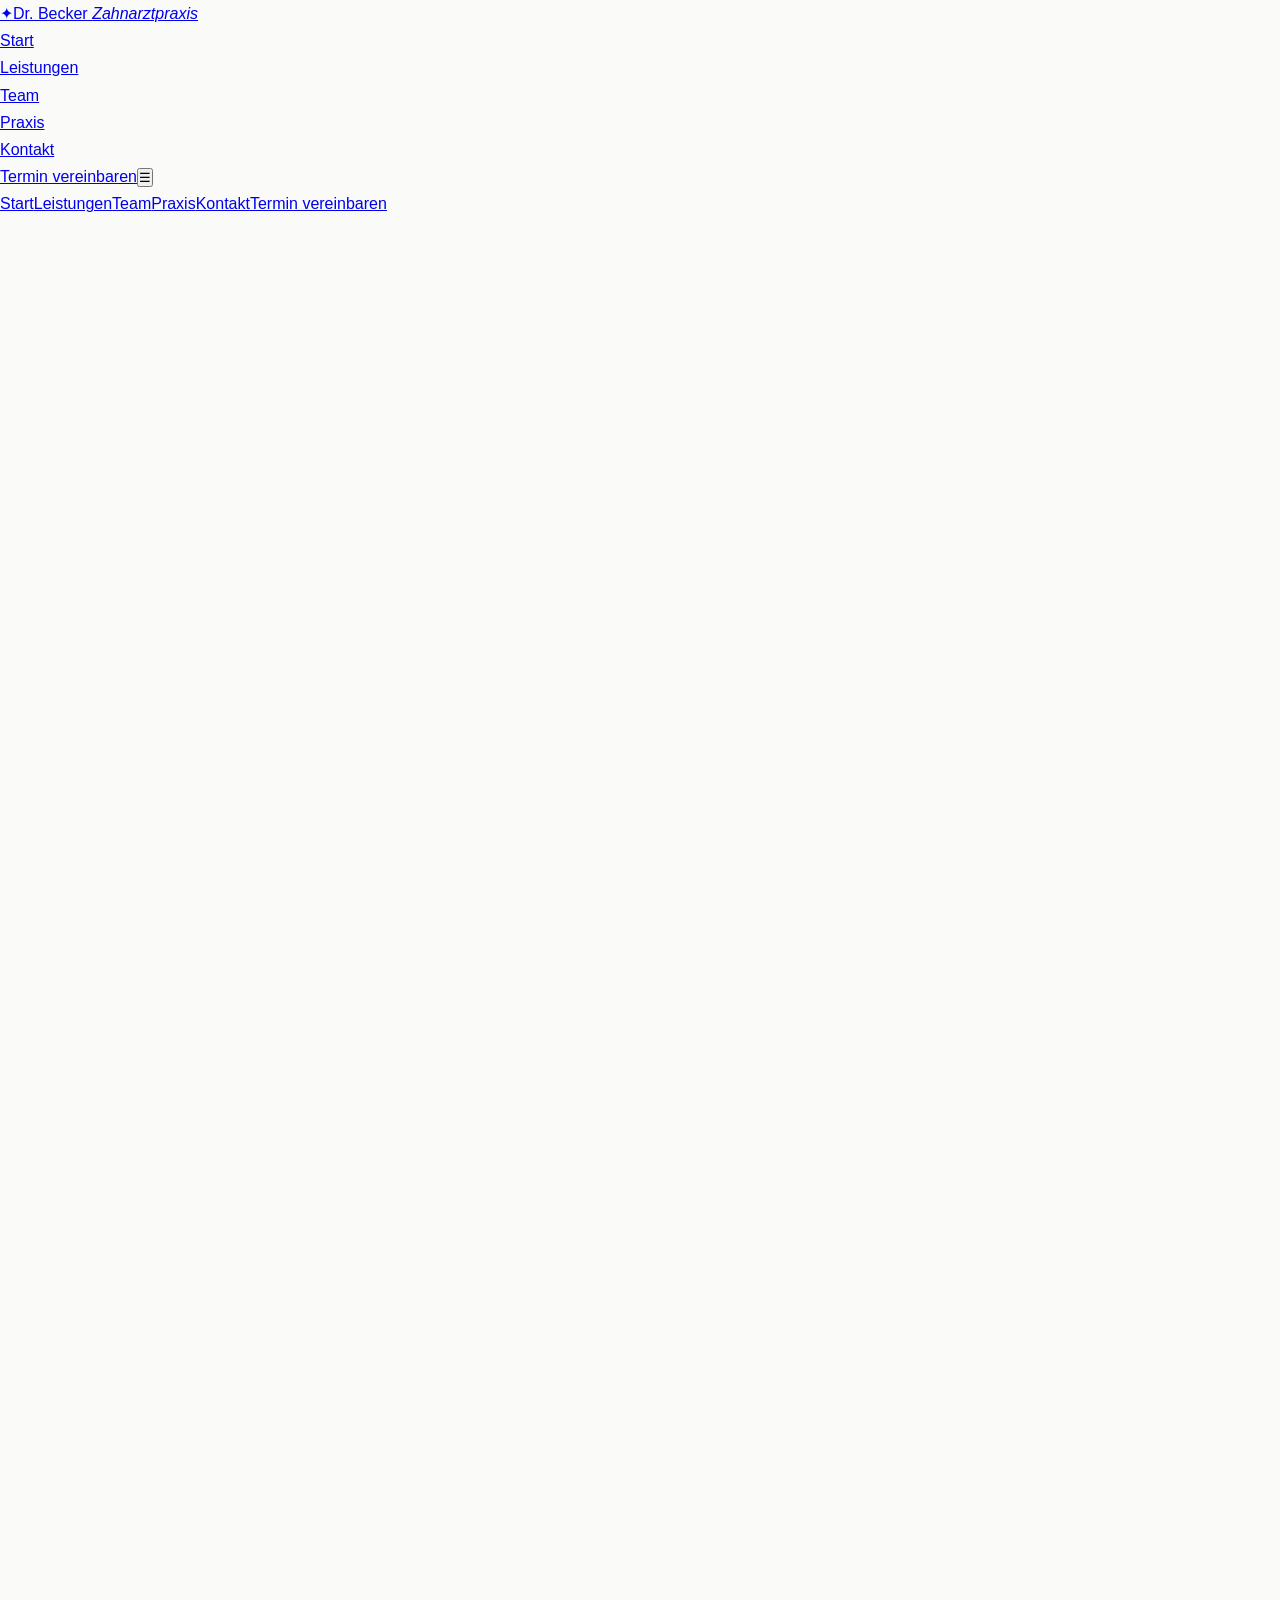
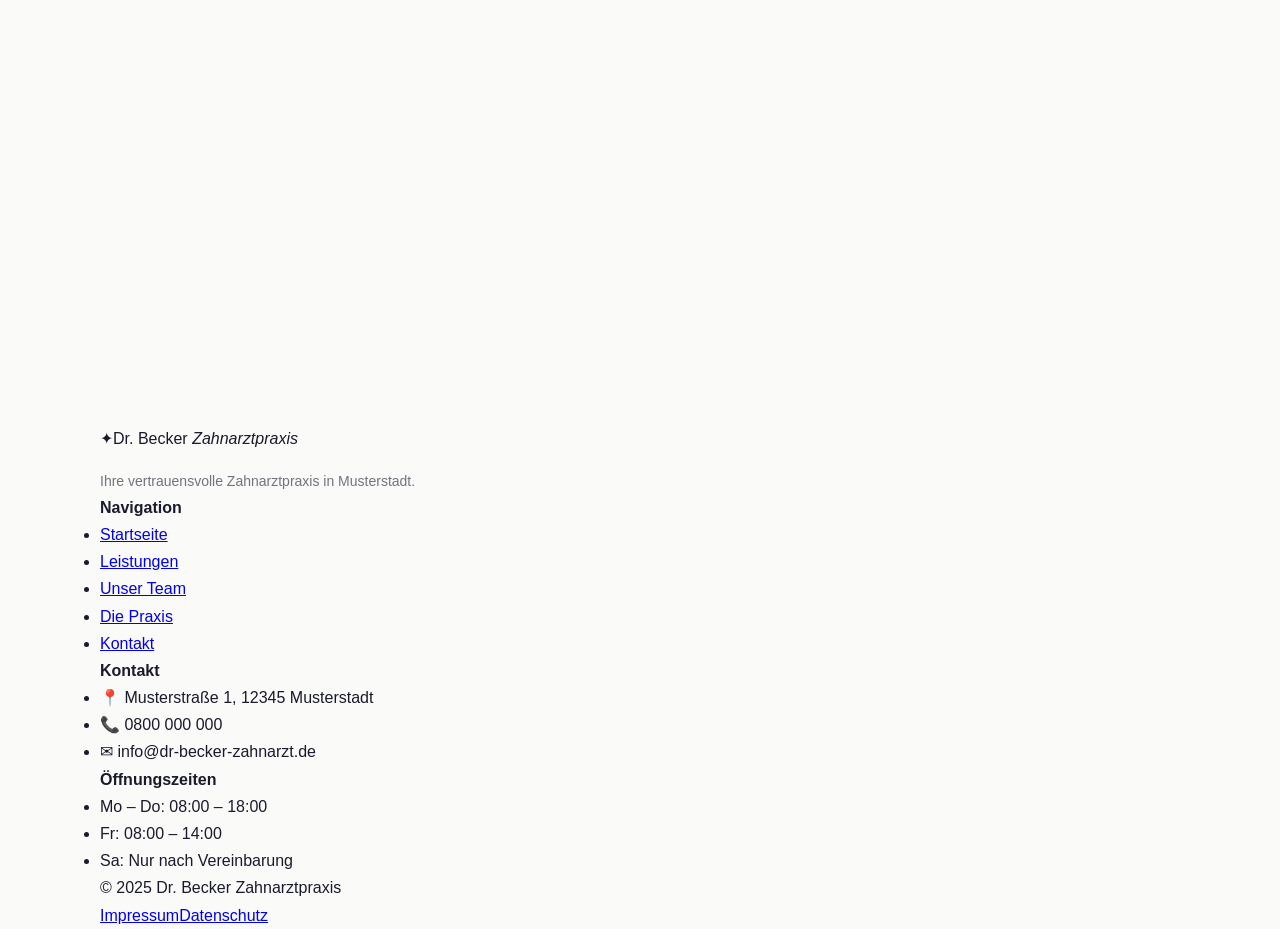
<file: team.html>
<!DOCTYPE html>
<html lang="de">
<head>
  <meta charset="UTF-8"/><meta name="viewport" content="width=device-width, initial-scale=1.0"/>
  <title>Unser Team – Dr. Becker Zahnarztpraxis</title>
  <link rel="preconnect" href="https://fonts.googleapis.com">
  <link href="https://fonts.googleapis.com/css2?family=Playfair+Display:ital,wght@0,400;0,600;1,400&family=Lato:wght@300;400;700&display=swap" rel="stylesheet">
  <link rel="stylesheet" href="css/style.css">
</head>
<body>
  <nav id="navbar"><div class="nav-inner"><a href="index.html" class="logo"><span class="logo-icon">✦</span><span>Dr. Becker <em>Zahnarztpraxis</em></span></a><ul class="nav-links"><li><a href="index.html">Start</a></li><li><a href="leistungen.html">Leistungen</a></li><li><a href="team.html" class="active">Team</a></li><li><a href="praxis.html">Praxis</a></li><li><a href="kontakt.html">Kontakt</a></li></ul><a href="kontakt.html" class="btn-nav">Termin vereinbaren</a><button class="burger" onclick="toggleMenu()">☰</button></div></nav>
  <div class="mobile-menu" id="mobileMenu"><a href="index.html">Start</a><a href="leistungen.html">Leistungen</a><a href="team.html">Team</a><a href="praxis.html">Praxis</a><a href="kontakt.html">Kontakt</a><a href="kontakt.html" class="btn-mobile">Termin vereinbaren</a></div>

  <section class="page-hero">
    <div class="container">
      <p class="section-label reveal">Menschen hinter der Praxis</p>
      <h1 class="reveal" style="animation-delay:.1s">Unser <em>Team</em></h1>
      <p class="page-hero-sub reveal" style="animation-delay:.2s">Erfahren, einfühlsam und immer für Sie da. Lernen Sie die Menschen kennen, die sich täglich um Ihre Gesundheit kümmern.</p>
    </div>
  </section>

  <section class="team-section">
    <div class="container">
      <div class="team-grid">

        <div class="team-card reveal">
          <div class="team-photo" style="background:#f0f4f8"><img src="[data-uri]" style="width:100%;height:100%;object-fit:cover" alt="Dr. Thomas Becker"/>
          </div>
          <div class="team-info">
            <h3>Dr. med. dent. Thomas Becker</h3>
            <p class="team-role">Praxisinhaber & Implantologe</p>
            <p class="team-bio">Nach seinem Studium in München und mehrjähriger Tätigkeit in renommierten Fachkliniken gründete Dr. Becker 1999 seine eigene Praxis. Sein besonderes Interesse gilt der Implantologie und der ästhetischen Zahnheilkunde.</p>
            <div class="team-tags"><span>Implantologie</span><span>Ästhetik</span><span>Angstpatienten</span></div>
          </div>
        </div>

        <div class="team-card reveal" style="animation-delay:.1s">
          <div class="team-photo" style="background:#f0f8f4"><img src="[data-uri]" style="width:100%;height:100%;object-fit:cover" alt="Dr. Anna Müller"/>
          </div>
          <div class="team-info">
            <h3>Dr. med. dent. Anna Müller</h3>
            <p class="team-role">Fachärztin Kinderzahnheilkunde</p>
            <p class="team-bio">Dr. Müller hat sich auf die Behandlung von Kindern und Jugendlichen spezialisiert. Mit viel Geduld und spielerischen Ansätzen macht sie den Zahnarztbesuch zu einem positiven Erlebnis für die Kleinen.</p>
            <div class="team-tags"><span>Kinderzahnheilkunde</span><span>Prophylaxe</span><span>Lachgas</span></div>
          </div>
        </div>

        <div class="team-card reveal" style="animation-delay:.2s">
          <div class="team-photo" style="background:#f8f0f4"><img src="[data-uri]" style="width:100%;height:100%;object-fit:cover" alt="Dr. Markus Schmidt"/>
          </div>
          <div class="team-info">
            <h3>Dr. med. dent. Markus Schmidt</h3>
            <p class="team-role">Kieferorthopäde</p>
            <p class="team-bio">Dr. Schmidt ist Spezialist für Kieferorthopädie und zertifizierter Invisalign-Provider. Er behandelt Patienten aller Altersgruppen – von der klassischen Zahnspange bis zur modernen Aligner-Therapie.</p>
            <div class="team-tags"><span>Invisalign</span><span>KFO</span><span>Erwachsene</span></div>
          </div>
        </div>

        <div class="team-card reveal" style="animation-delay:.3s">
          <div class="team-photo" style="background:#f4f0f8"><img src="[data-uri]" style="width:100%;height:100%;object-fit:cover" alt="Sandra Hoffmann"/>
          </div>
          <div class="team-info">
            <h3>Sandra Hoffmann</h3>
            <p class="team-role">Leitende Zahnmedizinische Prophylaxeassistentin</p>
            <p class="team-bio">Mit über 15 Jahren Erfahrung in der Prophylaxe ist Sandra das Herzstück unserer Vorsorgeabteilung. Ihre sanfte und gründliche Arbeit bei der professionellen Zahnreinigung begeistert Patienten seit Jahren.</p>
            <div class="team-tags"><span>PZR</span><span>Prophylaxe</span><span>Beratung</span></div>
          </div>
        </div>

      </div>
    </div>
  </section>

  <section class="team-values">
    <div class="container">
      <div class="section-head reveal"><p class="section-label">Was uns antreibt</p><h2>Unsere <em>Werte</em></h2></div>
      <div class="values-grid">
        <div class="value-card reveal"><div class="value-icon">🤝</div><h3>Vertrauen</h3><p>Offene Kommunikation, ehrliche Beratung und transparente Kosten – das ist die Grundlage jeder Behandlung.</p></div>
        <div class="value-card reveal" style="animation-delay:.1s"><div class="value-icon">🎓</div><h3>Fortbildung</h3><p>Unser Team bildet sich regelmäßig fort, um Ihnen stets die modernsten und sichersten Behandlungsmethoden anbieten zu können.</p></div>
        <div class="value-card reveal" style="animation-delay:.2s"><div class="value-icon">💙</div><h3>Menschlichkeit</h3><p>Hinter jedem Patienten steht ein Mensch mit individuellen Bedürfnissen. Wir nehmen uns Zeit für Sie – immer.</p></div>
      </div>
    </div>
  </section>

  <section class="cta-band"><div class="container"><div class="cta-inner reveal"><div><h2>Lernen Sie uns <em>persönlich kennen</em></h2><p>Vereinbaren Sie einen Termin – wir freuen uns auf Sie.</p></div><div class="cta-actions"><a href="kontakt.html" class="btn-primary-light">Termin vereinbaren</a><a href="tel:+4900000000" class="btn-phone">📞 0800 000 000</a></div></div></div></section>

  <footer><div class="container"><div class="footer-grid"><div class="footer-col"><div class="logo" style="margin-bottom:16px"><span class="logo-icon">✦</span><span>Dr. Becker <em>Zahnarztpraxis</em></span></div><p style="font-size:14px;opacity:.6;line-height:1.8">Ihre vertrauensvolle Zahnarztpraxis in Musterstadt.</p></div><div class="footer-col"><h4>Navigation</h4><ul><li><a href="index.html">Startseite</a></li><li><a href="leistungen.html">Leistungen</a></li><li><a href="team.html">Unser Team</a></li><li><a href="praxis.html">Die Praxis</a></li><li><a href="kontakt.html">Kontakt</a></li></ul></div><div class="footer-col"><h4>Kontakt</h4><ul><li>📍 Musterstraße 1, 12345 Musterstadt</li><li>📞 0800 000 000</li><li>✉ info@dr-becker-zahnarzt.de</li></ul></div><div class="footer-col"><h4>Öffnungszeiten</h4><ul><li>Mo – Do: 08:00 – 18:00</li><li>Fr: 08:00 – 14:00</li><li>Sa: Nur nach Vereinbarung</li></ul></div></div><div class="footer-bottom"><span>© 2025 Dr. Becker Zahnarztpraxis</span><div><a href="#">Impressum</a><a href="#">Datenschutz</a></div></div></div></footer>
  <script src="js/main.js"></script>
</body>
</html>
</file>
<file: css/style.css>
:root {
  --color-primary: #1a1a2e;
  --color-secondary: #16213e;
  --color-accent: #e94560;
  --color-accent-light: #ff6b6b;
  --color-bg: #fafaf8;
  --color-bg-alt: #f0efe9;
  --color-text: #1a1a2e;
  --color-text-muted: #6b6b7b;
  --color-white: #ffffff;
  --font-display: "Playfair Display", Georgia, serif;
  --font-body: "DM Sans", sans-serif;
  --max-width: 1200px;
  --section-padding: clamp(60px, 10vw, 120px);
  --radius: 8px;
  --transition: 0.3s cubic-bezier(0.4, 0, 0.2, 1);
}
*, *::before, *::after { box-sizing: border-box; margin: 0; padding: 0; }
html { scroll-behavior: smooth; }
body { font-family: var(--font-body); font-size: 16px; line-height: 1.7; color: var(--color-text); background: var(--color-bg); }
.container { max-width: var(--max-width); margin: 0 auto; padding: 0 clamp(20px, 5vw, 60px); }
.header { position: fixed; top: 0; left: 0; right: 0; z-index: 100; padding: 20px 0; transition: var(--transition); }
.header.scrolled { background: rgba(250,250,248,0.95); backdrop-filter: blur(12px); box-shadow: 0 1px 0 rgba(0,0,0,0.08); }
.nav { display: flex; justify-content: space-between; align-items: center; }
.nav__logo { font-family: var(--font-display); font-size: 1.5rem; font-weight: 700; color: var(--color-primary); text-decoration: none; }
.nav__links { display: flex; gap: 2.5rem; list-style: none; }
.nav__links a { color: var(--color-text-muted); text-decoration: none; font-size: 0.9rem; letter-spacing: 0.02em; transition: color var(--transition); }
.nav__links a:hover { color: var(--color-accent); }
.hero { min-height: 100vh; display: flex; align-items: center; padding: var(--section-padding) 0; background: var(--color-primary); position: relative; overflow: hidden; }
.hero::before { content: ""; position: absolute; top: -50%; right: -20%; width: 70vw; height: 140vh; background: radial-gradient(ellipse, rgba(233,69,96,0.15) 0%, transparent 65%); pointer-events: none; }
.hero__content { max-width: 680px; position: relative; }
.hero__title { font-family: var(--font-display); font-size: clamp(2.5rem, 6vw, 5rem); font-weight: 700; line-height: 1.1; color: var(--color-white); margin-bottom: 1.5rem; }
.hero__subtitle { font-size: 1.2rem; color: rgba(255,255,255,0.7); margin-bottom: 2.5rem; max-width: 520px; }
.btn { display: inline-block; padding: 14px 36px; border-radius: var(--radius); text-decoration: none; font-size: 0.95rem; font-weight: 500; letter-spacing: 0.02em; transition: var(--transition); cursor: pointer; border: none; }
.btn--primary { background: var(--color-accent); color: var(--color-white); }
.btn--primary:hover { background: var(--color-accent-light); transform: translateY(-2px); }
section { padding: var(--section-padding) 0; }
.leistungen { background: var(--color-bg-alt); }
.section-title { font-family: var(--font-display); font-size: clamp(1.8rem, 4vw, 3rem); font-weight: 600; margin-bottom: 3rem; text-align: center; }
.grid { display: grid; gap: 2rem; }
.grid--3 { grid-template-columns: repeat(auto-fit, minmax(280px, 1fr)); }
.card { background: var(--color-white); border-radius: var(--radius); padding: 2rem; border: 1px solid rgba(0,0,0,0.06); transition: var(--transition); }
.card:hover { transform: translateY(-4px); box-shadow: 0 12px 40px rgba(0,0,0,0.1); }
.card__icon { font-size: 2rem; margin-bottom: 1rem; }
.card__title { font-family: var(--font-display); font-size: 1.25rem; font-weight: 600; margin-bottom: 0.75rem; }
.card__text { color: var(--color-text-muted); font-size: 0.95rem; }
.kontakt__grid { display: grid; max-width: 600px; margin: 0 auto; text-align: center; }
.kontakt__info p { font-size: 1.1rem; color: var(--color-text-muted); margin-bottom: 1.5rem; }
.kontakt__email { font-family: var(--font-display); font-size: 1.5rem; color: var(--color-accent); text-decoration: none; }
.kontakt__email:hover { text-decoration: underline; }
.footer { background: var(--color-primary); color: rgba(255,255,255,0.5); padding: 2rem 0; text-align: center; font-size: 0.875rem; }
.reveal { opacity: 0; transform: translateY(30px); transition: opacity 0.7s ease, transform 0.7s ease; }
.reveal.visible { opacity: 1; transform: translateY(0); }
@media (max-width: 768px) { .nav__links { display: none; } .hero__title { font-size: 2.5rem; } }
</file>
